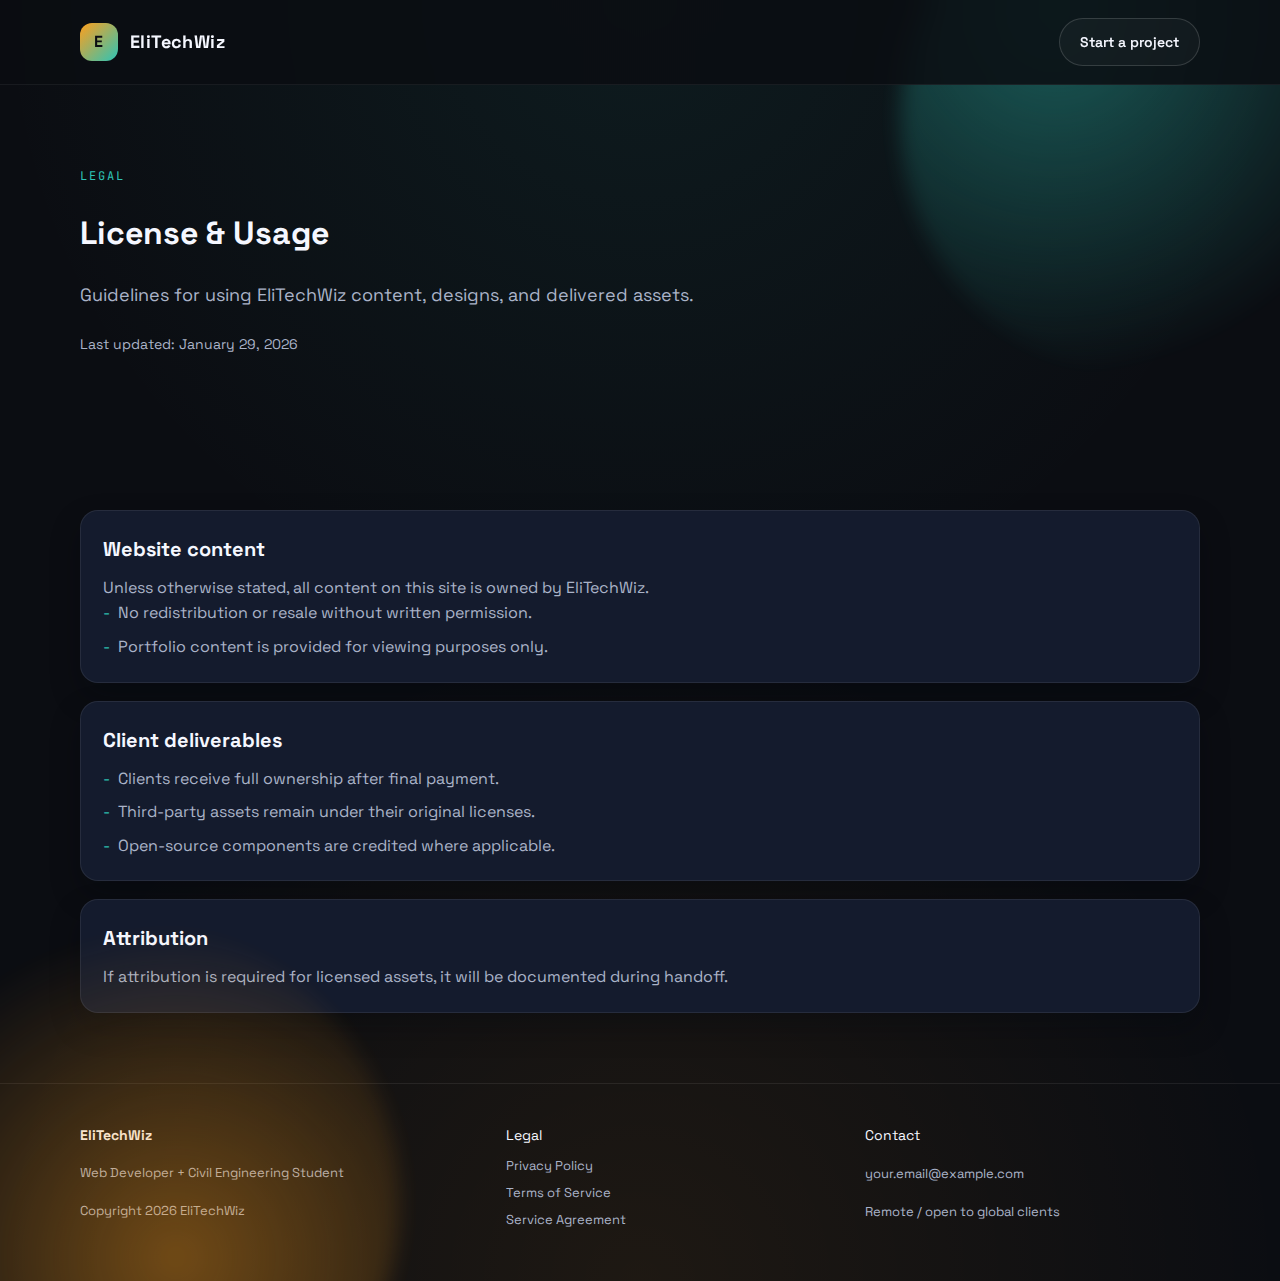
<file: license.html>
<!doctype html>
<html lang="en">
<head>
  <meta charset="utf-8">
  <meta name="viewport" content="width=device-width, initial-scale=1">
  <title>License & Usage | EliTechWiz</title>
  <meta name="description" content="License and usage guidelines for EliTechWiz content and deliverables.">
  <link rel="preconnect" href="https://fonts.googleapis.com">
  <link rel="preconnect" href="https://fonts.gstatic.com" crossorigin="anonymous">
  <link href="https://fonts.googleapis.com/css2?family=Space+Grotesk:wght@400;500;600;700&family=JetBrains+Mono:wght@400;600&display=swap" rel="stylesheet">
  <link rel="stylesheet" href="css/elitechwiz.css">
</head>
<body>
  <div class="page legal-page">
    <header class="site-header">
      <div class="container header-inner">
        <a class="brand" href="index.html">
          <span class="brand-mark">E</span>
          <span class="brand-name">EliTechWiz</span>
        </a>
        <a class="btn btn-ghost" href="index.html#contact">Start a project</a>
      </div>
    </header>

    <main>
      <section class="section legal-hero">
        <div class="container">
          <p class="eyebrow">Legal</p>
          <h1>License & Usage</h1>
          <p class="lead">Guidelines for using EliTechWiz content, designs, and delivered assets.</p>
          <p class="note">Last updated: January 29, 2026</p>
        </div>
      </section>

      <section class="section">
        <div class="container legal-content">
          <div class="card">
            <h3>Website content</h3>
            <p>Unless otherwise stated, all content on this site is owned by EliTechWiz.</p>
            <ul class="legal-list">
              <li>No redistribution or resale without written permission.</li>
              <li>Portfolio content is provided for viewing purposes only.</li>
            </ul>
          </div>

          <div class="card">
            <h3>Client deliverables</h3>
            <ul class="legal-list">
              <li>Clients receive full ownership after final payment.</li>
              <li>Third-party assets remain under their original licenses.</li>
              <li>Open-source components are credited where applicable.</li>
            </ul>
          </div>

          <div class="card">
            <h3>Attribution</h3>
            <p>If attribution is required for licensed assets, it will be documented during handoff.</p>
          </div>
        </div>
      </section>
    </main>

    <footer class="site-footer">
      <div class="container footer-inner">
        <div class="footer-brand">
          <strong class="footer-title">EliTechWiz</strong>
          <span class="footer-muted">Web Developer + Civil Engineering Student</span>
          <span class="footer-muted">Copyright 2026 EliTechWiz</span>
        </div>
        <div class="footer-links">
          <span class="footer-title">Legal</span>
          <div class="footer-link-list">
            <a class="footer-link" href="privacy.html">Privacy Policy</a>
            <a class="footer-link" href="terms.html">Terms of Service</a>
            <a class="footer-link" href="service-agreement.html">Service Agreement</a>
          </div>
        </div>
        <div class="footer-links">
          <span class="footer-title">Contact</span>
          <a class="footer-link" href="mailto:your.email@example.com">your.email@example.com</a>
          <span class="footer-muted">Remote / open to global clients</span>
        </div>
      </div>
    </footer>
  </div>
</body>
</html>
</file>
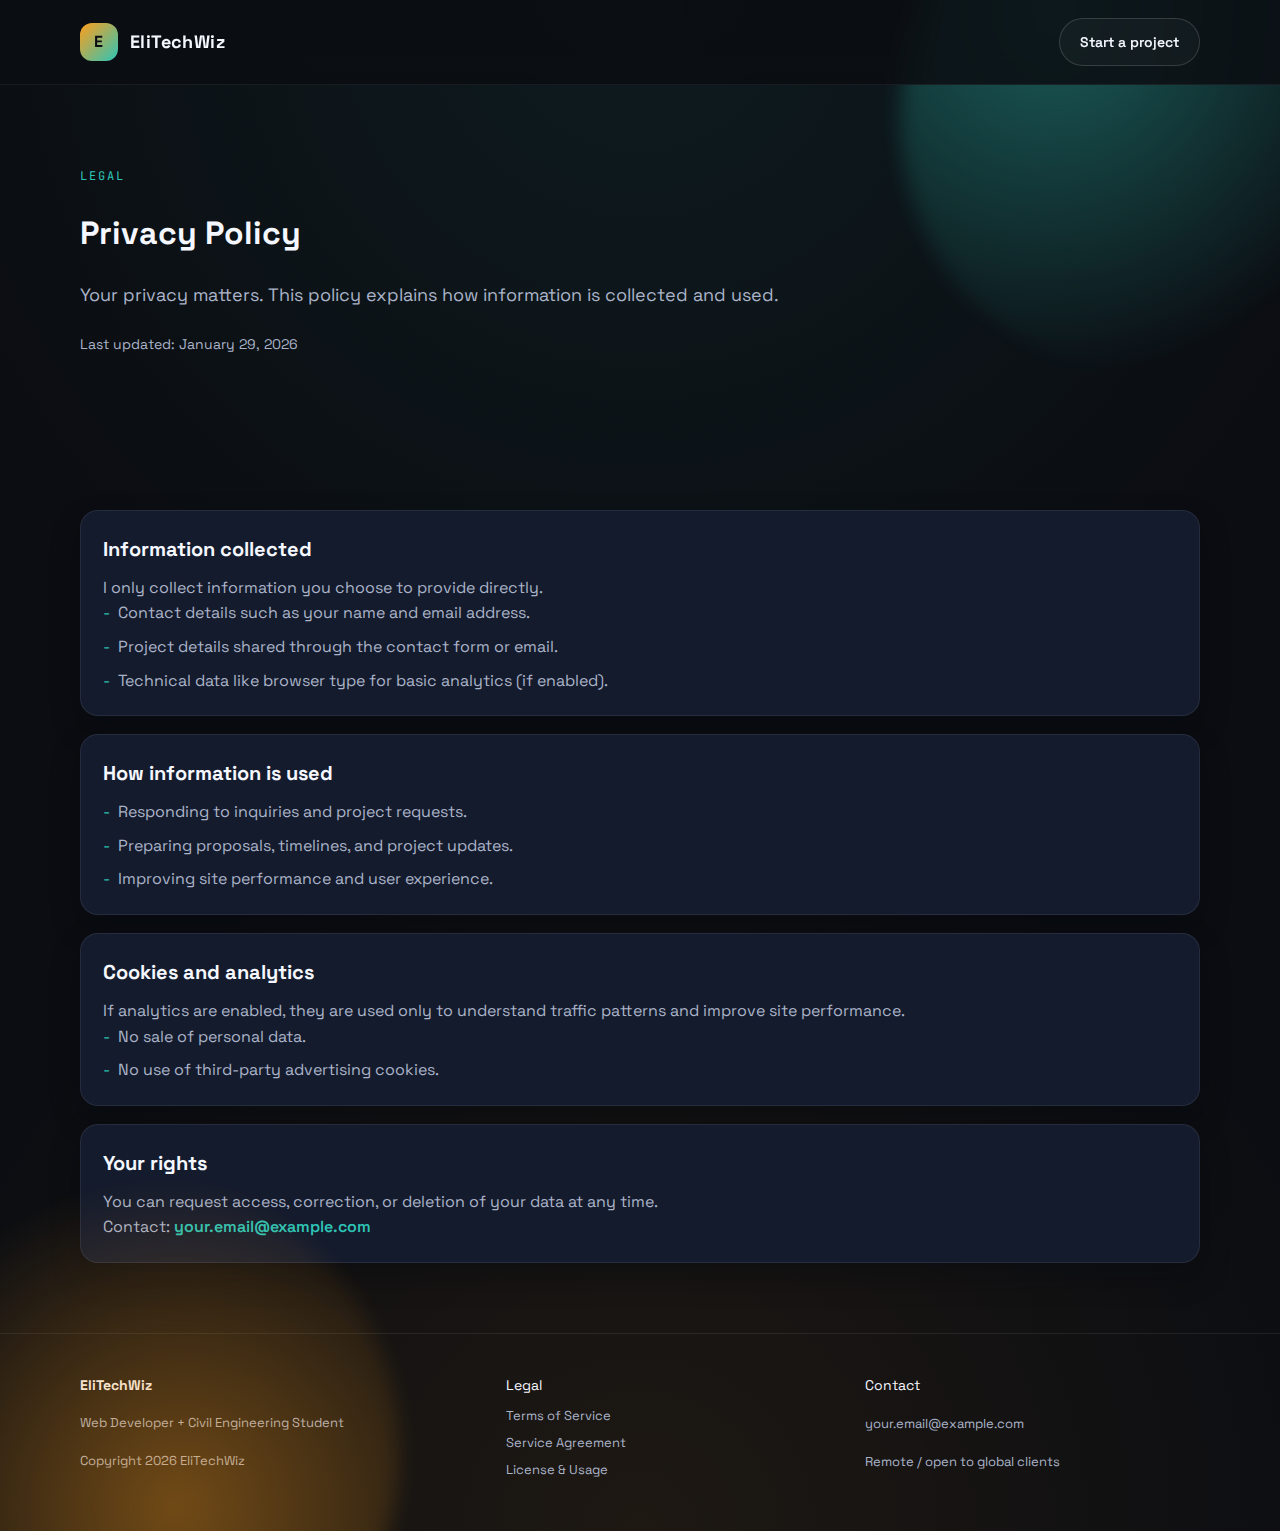
<file: privacy.html>
<!doctype html>
<html lang="en">
<head>
  <meta charset="utf-8">
  <meta name="viewport" content="width=device-width, initial-scale=1">
  <title>Privacy Policy | EliTechWiz</title>
  <meta name="description" content="Privacy policy for EliTechWiz services and website.">
  <link rel="preconnect" href="https://fonts.googleapis.com">
  <link rel="preconnect" href="https://fonts.gstatic.com" crossorigin="anonymous">
  <link href="https://fonts.googleapis.com/css2?family=Space+Grotesk:wght@400;500;600;700&family=JetBrains+Mono:wght@400;600&display=swap" rel="stylesheet">
  <link rel="stylesheet" href="css/elitechwiz.css">
</head>
<body>
  <div class="page legal-page">
    <header class="site-header">
      <div class="container header-inner">
        <a class="brand" href="index.html">
          <span class="brand-mark">E</span>
          <span class="brand-name">EliTechWiz</span>
        </a>
        <a class="btn btn-ghost" href="index.html#contact">Start a project</a>
      </div>
    </header>

    <main>
      <section class="section legal-hero">
        <div class="container">
          <p class="eyebrow">Legal</p>
          <h1>Privacy Policy</h1>
          <p class="lead">Your privacy matters. This policy explains how information is collected and used.</p>
          <p class="note">Last updated: January 29, 2026</p>
        </div>
      </section>

      <section class="section">
        <div class="container legal-content">
          <div class="card">
            <h3>Information collected</h3>
            <p>I only collect information you choose to provide directly.</p>
            <ul class="legal-list">
              <li>Contact details such as your name and email address.</li>
              <li>Project details shared through the contact form or email.</li>
              <li>Technical data like browser type for basic analytics (if enabled).</li>
            </ul>
          </div>

          <div class="card">
            <h3>How information is used</h3>
            <ul class="legal-list">
              <li>Responding to inquiries and project requests.</li>
              <li>Preparing proposals, timelines, and project updates.</li>
              <li>Improving site performance and user experience.</li>
            </ul>
          </div>

          <div class="card">
            <h3>Cookies and analytics</h3>
            <p>If analytics are enabled, they are used only to understand traffic patterns and improve site performance.</p>
            <ul class="legal-list">
              <li>No sale of personal data.</li>
              <li>No use of third-party advertising cookies.</li>
            </ul>
          </div>

          <div class="card">
            <h3>Your rights</h3>
            <p>You can request access, correction, or deletion of your data at any time.</p>
            <p>Contact: <a class="link-inline" href="mailto:your.email@example.com">your.email@example.com</a></p>
          </div>
        </div>
      </section>
    </main>

    <footer class="site-footer">
      <div class="container footer-inner">
        <div class="footer-brand">
          <strong class="footer-title">EliTechWiz</strong>
          <span class="footer-muted">Web Developer + Civil Engineering Student</span>
          <span class="footer-muted">Copyright 2026 EliTechWiz</span>
        </div>
        <div class="footer-links">
          <span class="footer-title">Legal</span>
          <div class="footer-link-list">
            <a class="footer-link" href="terms.html">Terms of Service</a>
            <a class="footer-link" href="service-agreement.html">Service Agreement</a>
            <a class="footer-link" href="license.html">License & Usage</a>
          </div>
        </div>
        <div class="footer-links">
          <span class="footer-title">Contact</span>
          <a class="footer-link" href="mailto:your.email@example.com">your.email@example.com</a>
          <span class="footer-muted">Remote / open to global clients</span>
        </div>
      </div>
    </footer>
  </div>
</body>
</html>
</file>
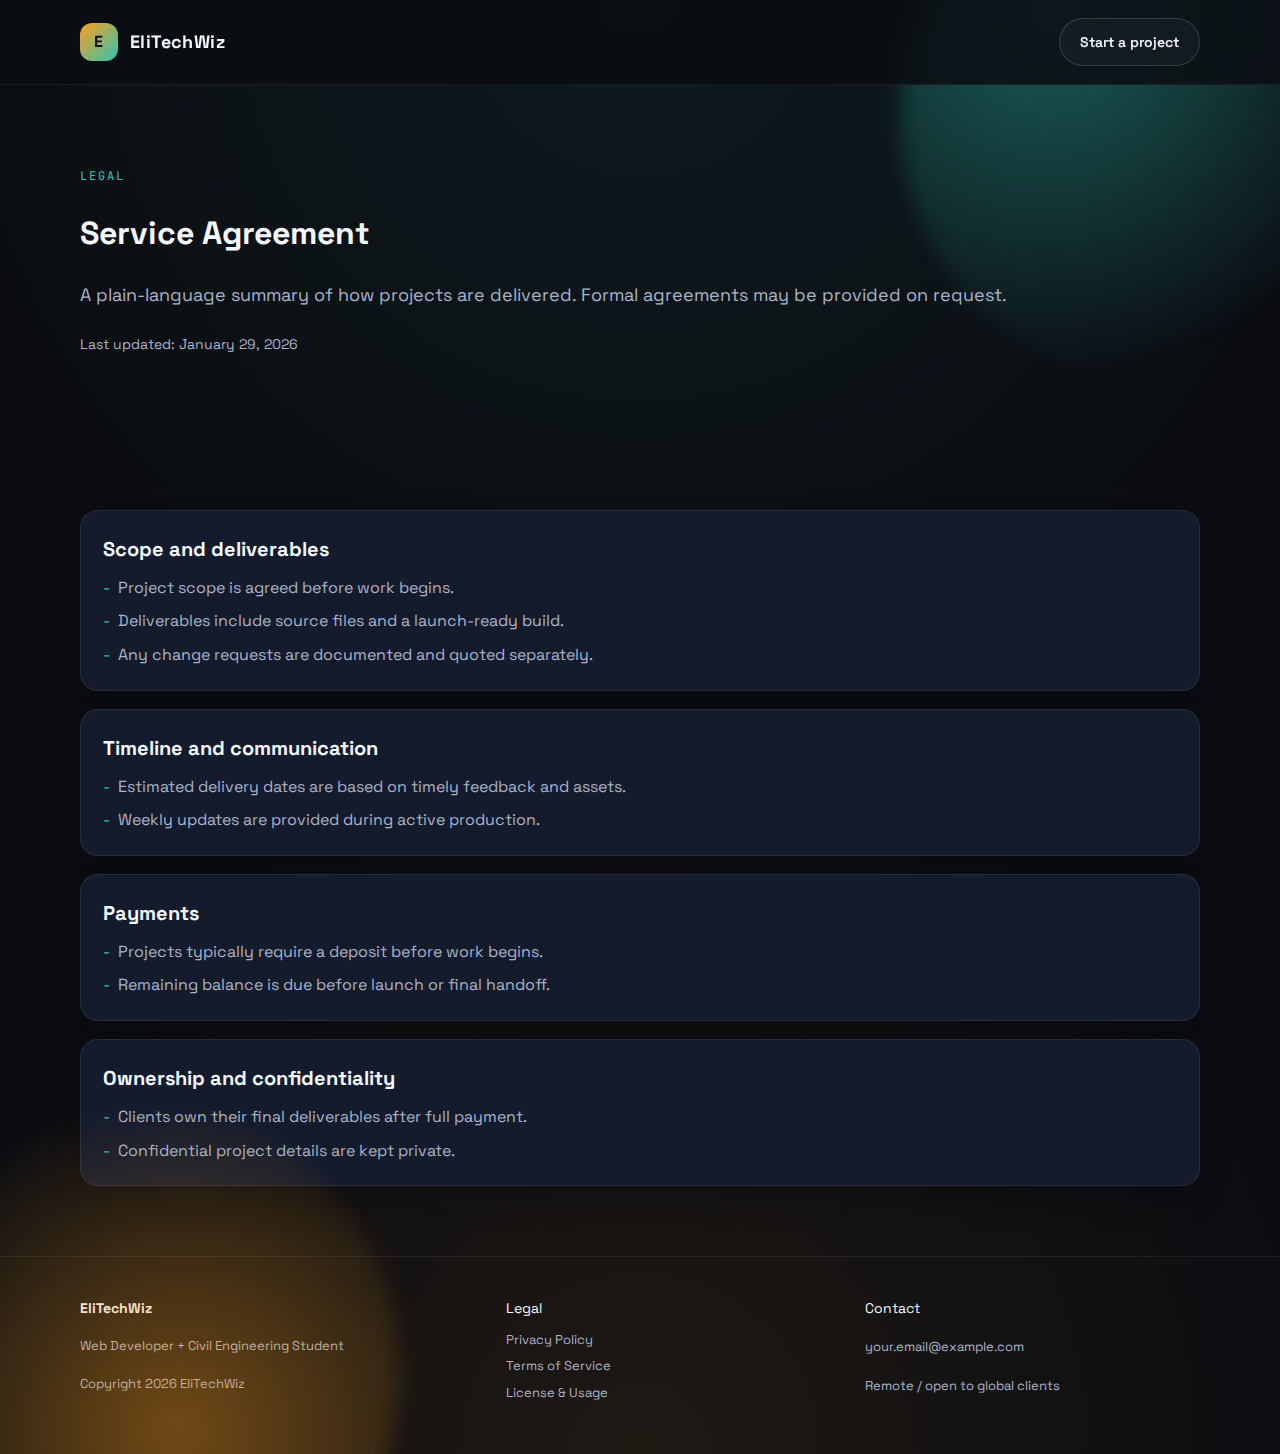
<file: service-agreement.html>
<!doctype html>
<html lang="en">
<head>
  <meta charset="utf-8">
  <meta name="viewport" content="width=device-width, initial-scale=1">
  <title>Service Agreement | EliTechWiz</title>
  <meta name="description" content="Service agreement overview for EliTechWiz projects.">
  <link rel="preconnect" href="https://fonts.googleapis.com">
  <link rel="preconnect" href="https://fonts.gstatic.com" crossorigin="anonymous">
  <link href="https://fonts.googleapis.com/css2?family=Space+Grotesk:wght@400;500;600;700&family=JetBrains+Mono:wght@400;600&display=swap" rel="stylesheet">
  <link rel="stylesheet" href="css/elitechwiz.css">
</head>
<body>
  <div class="page legal-page">
    <header class="site-header">
      <div class="container header-inner">
        <a class="brand" href="index.html">
          <span class="brand-mark">E</span>
          <span class="brand-name">EliTechWiz</span>
        </a>
        <a class="btn btn-ghost" href="index.html#contact">Start a project</a>
      </div>
    </header>

    <main>
      <section class="section legal-hero">
        <div class="container">
          <p class="eyebrow">Legal</p>
          <h1>Service Agreement</h1>
          <p class="lead">A plain-language summary of how projects are delivered. Formal agreements may be provided on request.</p>
          <p class="note">Last updated: January 29, 2026</p>
        </div>
      </section>

      <section class="section">
        <div class="container legal-content">
          <div class="card">
            <h3>Scope and deliverables</h3>
            <ul class="legal-list">
              <li>Project scope is agreed before work begins.</li>
              <li>Deliverables include source files and a launch-ready build.</li>
              <li>Any change requests are documented and quoted separately.</li>
            </ul>
          </div>

          <div class="card">
            <h3>Timeline and communication</h3>
            <ul class="legal-list">
              <li>Estimated delivery dates are based on timely feedback and assets.</li>
              <li>Weekly updates are provided during active production.</li>
            </ul>
          </div>

          <div class="card">
            <h3>Payments</h3>
            <ul class="legal-list">
              <li>Projects typically require a deposit before work begins.</li>
              <li>Remaining balance is due before launch or final handoff.</li>
            </ul>
          </div>

          <div class="card">
            <h3>Ownership and confidentiality</h3>
            <ul class="legal-list">
              <li>Clients own their final deliverables after full payment.</li>
              <li>Confidential project details are kept private.</li>
            </ul>
          </div>
        </div>
      </section>
    </main>

    <footer class="site-footer">
      <div class="container footer-inner">
        <div class="footer-brand">
          <strong class="footer-title">EliTechWiz</strong>
          <span class="footer-muted">Web Developer + Civil Engineering Student</span>
          <span class="footer-muted">Copyright 2026 EliTechWiz</span>
        </div>
        <div class="footer-links">
          <span class="footer-title">Legal</span>
          <div class="footer-link-list">
            <a class="footer-link" href="privacy.html">Privacy Policy</a>
            <a class="footer-link" href="terms.html">Terms of Service</a>
            <a class="footer-link" href="license.html">License & Usage</a>
          </div>
        </div>
        <div class="footer-links">
          <span class="footer-title">Contact</span>
          <a class="footer-link" href="mailto:your.email@example.com">your.email@example.com</a>
          <span class="footer-muted">Remote / open to global clients</span>
        </div>
      </div>
    </footer>
  </div>
</body>
</html>
</file>
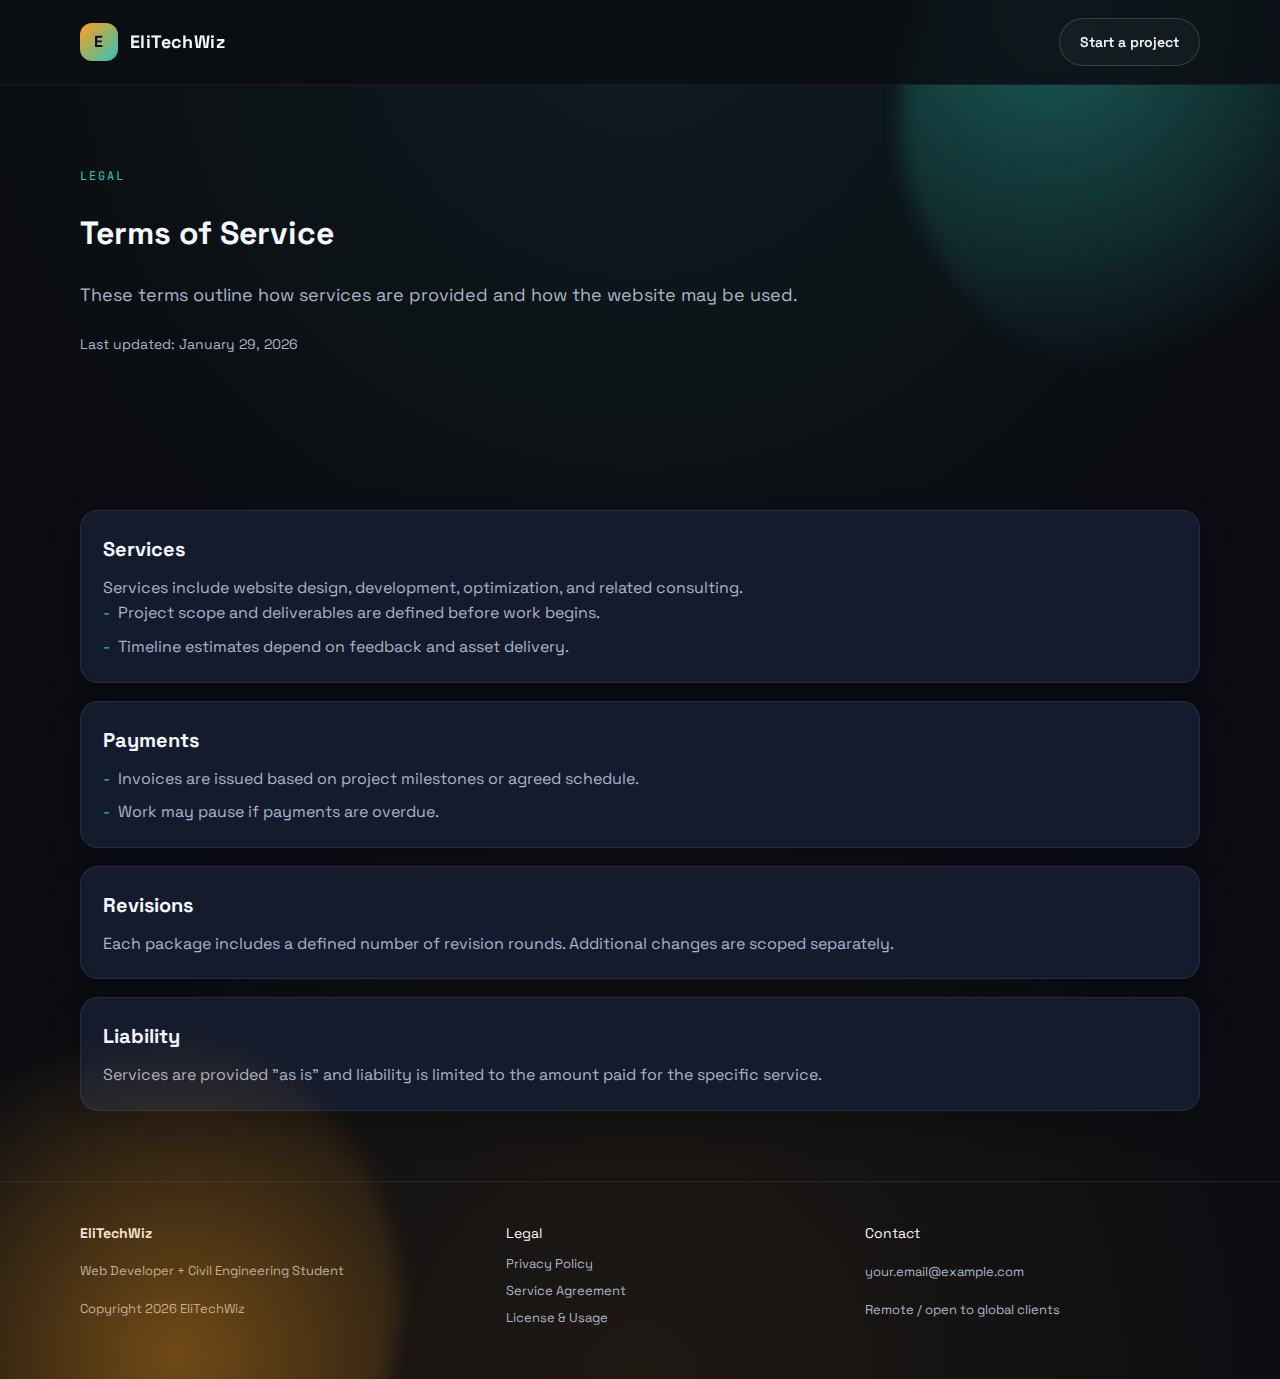
<file: terms.html>
<!doctype html>
<html lang="en">
<head>
  <meta charset="utf-8">
  <meta name="viewport" content="width=device-width, initial-scale=1">
  <title>Terms of Service | EliTechWiz</title>
  <meta name="description" content="Terms of service for EliTechWiz services and website usage.">
  <link rel="preconnect" href="https://fonts.googleapis.com">
  <link rel="preconnect" href="https://fonts.gstatic.com" crossorigin="anonymous">
  <link href="https://fonts.googleapis.com/css2?family=Space+Grotesk:wght@400;500;600;700&family=JetBrains+Mono:wght@400;600&display=swap" rel="stylesheet">
  <link rel="stylesheet" href="css/elitechwiz.css">
</head>
<body>
  <div class="page legal-page">
    <header class="site-header">
      <div class="container header-inner">
        <a class="brand" href="index.html">
          <span class="brand-mark">E</span>
          <span class="brand-name">EliTechWiz</span>
        </a>
        <a class="btn btn-ghost" href="index.html#contact">Start a project</a>
      </div>
    </header>

    <main>
      <section class="section legal-hero">
        <div class="container">
          <p class="eyebrow">Legal</p>
          <h1>Terms of Service</h1>
          <p class="lead">These terms outline how services are provided and how the website may be used.</p>
          <p class="note">Last updated: January 29, 2026</p>
        </div>
      </section>

      <section class="section">
        <div class="container legal-content">
          <div class="card">
            <h3>Services</h3>
            <p>Services include website design, development, optimization, and related consulting.</p>
            <ul class="legal-list">
              <li>Project scope and deliverables are defined before work begins.</li>
              <li>Timeline estimates depend on feedback and asset delivery.</li>
            </ul>
          </div>

          <div class="card">
            <h3>Payments</h3>
            <ul class="legal-list">
              <li>Invoices are issued based on project milestones or agreed schedule.</li>
              <li>Work may pause if payments are overdue.</li>
            </ul>
          </div>

          <div class="card">
            <h3>Revisions</h3>
            <p>Each package includes a defined number of revision rounds. Additional changes are scoped separately.</p>
          </div>

          <div class="card">
            <h3>Liability</h3>
            <p>Services are provided "as is" and liability is limited to the amount paid for the specific service.</p>
          </div>
        </div>
      </section>
    </main>

    <footer class="site-footer">
      <div class="container footer-inner">
        <div class="footer-brand">
          <strong class="footer-title">EliTechWiz</strong>
          <span class="footer-muted">Web Developer + Civil Engineering Student</span>
          <span class="footer-muted">Copyright 2026 EliTechWiz</span>
        </div>
        <div class="footer-links">
          <span class="footer-title">Legal</span>
          <div class="footer-link-list">
            <a class="footer-link" href="privacy.html">Privacy Policy</a>
            <a class="footer-link" href="service-agreement.html">Service Agreement</a>
            <a class="footer-link" href="license.html">License & Usage</a>
          </div>
        </div>
        <div class="footer-links">
          <span class="footer-title">Contact</span>
          <a class="footer-link" href="mailto:your.email@example.com">your.email@example.com</a>
          <span class="footer-muted">Remote / open to global clients</span>
        </div>
      </div>
    </footer>
  </div>
</body>
</html>
</file>
<file: css/elitechwiz.css>
﻿:root {
  --bg: #0b0d12;
  --bg-alt: #0f1320;
  --card: #141b2d;
  --card-border: rgba(255, 255, 255, 0.08);
  --text: #f5f7ff;
  --muted: #aab3c8;
  --accent: #ff9f1c;
  --accent-2: #2ec4b6;
  --shadow: 0 30px 60px rgba(4, 6, 12, 0.55);
  --radius: 18px;
  --radius-sm: 12px;
  --max: 1120px;
  --mono: 'JetBrains Mono', ui-monospace, SFMono-Regular, Menlo, Monaco, Consolas, 'Liberation Mono', 'Courier New', monospace;
}

* {
  box-sizing: border-box;
}

html {
  scroll-behavior: smooth;
}

body {
  margin: 0;
  font-family: 'Space Grotesk', system-ui, -apple-system, BlinkMacSystemFont, 'Segoe UI', sans-serif;
  background: radial-gradient(circle at top, rgba(46, 196, 182, 0.08), transparent 45%),
    radial-gradient(circle at bottom, rgba(255, 159, 28, 0.08), transparent 45%),
    #0b0d12;
  color: var(--text);
  line-height: 1.6;
}

a {
  color: inherit;
  text-decoration: none;
}

img {
  max-width: 100%;
  display: block;
}

.page {
  position: relative;
  overflow: hidden;
  min-height: 100vh;
}

.legal-page {
  display: flex;
  flex-direction: column;
}

.legal-page main {
  flex: 1;
}

.legal-hero {
  padding: 80px 0 30px;
}

.legal-content {
  display: grid;
  gap: 18px;
}

.legal-list {
  list-style: none;
  margin: 0;
  padding: 0;
  display: grid;
  gap: 8px;
  color: var(--muted);
}

.legal-list li::before {
  content: '-';
  color: var(--accent-2);
  margin-right: 8px;
}

.page::before,
.page::after {
  content: '';
  position: absolute;
  border-radius: 50%;
  filter: blur(10px);
  opacity: 0.9;
  pointer-events: none;
}

.page::before {
  width: 520px;
  height: 520px;
  background: radial-gradient(circle at 30% 30%, rgba(46, 196, 182, 0.45), transparent 70%);
  top: -140px;
  right: -140px;
  animation: float 14s ease-in-out infinite;
}

.page::after {
  width: 560px;
  height: 560px;
  background: radial-gradient(circle at 60% 60%, rgba(255, 159, 28, 0.45), transparent 70%);
  bottom: -200px;
  left: -160px;
  animation: float 18s ease-in-out infinite;
}

.container {
  width: min(var(--max), 92%);
  margin: 0 auto;
}

.site-header {
  position: sticky;
  top: 0;
  z-index: 20;
  background: rgba(11, 13, 18, 0.85);
  backdrop-filter: blur(12px);
  border-bottom: 1px solid rgba(255, 255, 255, 0.06);
}

.header-inner {
  display: flex;
  align-items: center;
  justify-content: space-between;
  gap: 24px;
  padding: 18px 0;
}

.header-actions {
  display: flex;
  align-items: center;
  gap: 12px;
}

.nav-toggle {
  width: 42px;
  height: 42px;
  border-radius: 12px;
  border: 1px solid rgba(255, 255, 255, 0.2);
  background: rgba(255, 255, 255, 0.04);
  display: none;
  align-items: center;
  justify-content: center;
  gap: 4px;
  padding: 0;
  cursor: pointer;
}

.nav-toggle-bar {
  display: block;
  width: 18px;
  height: 2px;
  background: var(--text);
  border-radius: 999px;
  transition: transform 0.2s ease, opacity 0.2s ease;
}

.site-header.open .nav-toggle-bar:nth-child(1) {
  transform: translateY(6px) rotate(45deg);
}

.site-header.open .nav-toggle-bar:nth-child(2) {
  opacity: 0;
}

.site-header.open .nav-toggle-bar:nth-child(3) {
  transform: translateY(-6px) rotate(-45deg);
}

.brand {
  display: flex;
  align-items: center;
  gap: 12px;
  font-weight: 700;
  letter-spacing: 0.4px;
}

.brand-mark {
  width: 38px;
  height: 38px;
  border-radius: 12px;
  background: linear-gradient(135deg, var(--accent), var(--accent-2));
  display: flex;
  align-items: center;
  justify-content: center;
  color: #0b0d12;
  font-weight: 700;
}

.brand-name {
  font-size: 18px;
}

.nav-links {
  display: flex;
  gap: 18px;
  flex-wrap: wrap;
  font-size: 14px;
  color: var(--muted);
}

.nav-links a {
  padding: 6px 10px;
  border-radius: 999px;
  transition: all 0.2s ease;
}

.nav-links a:hover {
  color: var(--text);
  background: rgba(255, 255, 255, 0.06);
}

.btn {
  display: inline-flex;
  align-items: center;
  justify-content: center;
  gap: 8px;
  padding: 12px 20px;
  border-radius: 999px;
  border: 1px solid transparent;
  font-weight: 600;
  font-size: 14px;
  transition: all 0.2s ease;
}

.btn-primary {
  background: linear-gradient(120deg, var(--accent), var(--accent-2));
  color: #0b0d12;
  box-shadow: 0 12px 24px rgba(255, 159, 28, 0.25);
}

.btn-primary:hover {
  transform: translateY(-1px);
  box-shadow: 0 18px 30px rgba(255, 159, 28, 0.35);
}

.btn-ghost {
  border-color: rgba(255, 255, 255, 0.15);
  color: var(--text);
  background: rgba(255, 255, 255, 0.03);
}

.btn-ghost:hover {
  border-color: rgba(255, 255, 255, 0.4);
}

.hero {
  padding: 80px 0 40px;
}

.hero-grid {
  display: grid;
  grid-template-columns: repeat(2, minmax(0, 1fr));
  gap: 48px;
  align-items: center;
}

.eyebrow {
  font-family: var(--mono);
  text-transform: uppercase;
  letter-spacing: 2px;
  font-size: 12px;
  color: var(--accent-2);
  margin-bottom: 12px;
}

.hero-title {
  font-size: clamp(36px, 4vw, 56px);
  line-height: 1.1;
  margin: 0 0 16px;
}

.lead {
  font-size: 18px;
  color: var(--muted);
  margin: 0 0 24px;
}

.hero-actions {
  display: flex;
  gap: 14px;
  flex-wrap: wrap;
  margin-bottom: 24px;
}

.hero-meta {
  display: flex;
  gap: 16px;
  flex-wrap: wrap;
}

.hero-pill {
  padding: 8px 14px;
  border-radius: 999px;
  background: rgba(255, 255, 255, 0.06);
  border: 1px solid rgba(255, 255, 255, 0.08);
  font-size: 13px;
  color: var(--muted);
}

.hero-media {
  position: relative;
  border-radius: var(--radius);
  overflow: hidden;
  background: var(--card);
  border: 1px solid rgba(255, 255, 255, 0.1);
  box-shadow: var(--shadow);
}

.hero-image {
  width: 100%;
  height: auto;
  display: block;
  object-fit: cover;
  transform: scale(1.01);
}

.hero-float {
  position: absolute;
  display: flex;
  flex-direction: column;
  gap: 4px;
  padding: 10px 14px;
  border-radius: 14px;
  background: rgba(11, 13, 18, 0.88);
  border: 1px solid rgba(255, 255, 255, 0.12);
  box-shadow: 0 16px 30px rgba(4, 6, 12, 0.45);
  font-size: 12px;
}

.hero-float-label {
  color: var(--muted);
  text-transform: uppercase;
  letter-spacing: 1px;
  font-size: 10px;
}

.hero-float strong {
  font-size: 14px;
  color: var(--text);
}

.hero-float-top {
  top: 18px;
  left: 18px;
}

.hero-float-bottom {
  bottom: 18px;
  right: 18px;
}

.hero-card {
  background: linear-gradient(160deg, rgba(255, 255, 255, 0.08), rgba(255, 255, 255, 0.02));
  border: 1px solid rgba(255, 255, 255, 0.1);
  border-radius: var(--radius);
  padding: 24px;
  box-shadow: var(--shadow);
  position: relative;
  overflow: hidden;
}

.hero-card::after {
  content: '';
  position: absolute;
  inset: 0;
  background: radial-gradient(circle at 20% 20%, rgba(46, 196, 182, 0.25), transparent 55%);
  opacity: 0.6;
}

.hero-card-top {
  display: flex;
  align-items: center;
  gap: 6px;
  margin-bottom: 18px;
  position: relative;
  z-index: 1;
}

.hero-card-title {
  margin-left: 12px;
  font-size: 12px;
  letter-spacing: 1px;
  text-transform: uppercase;
  color: var(--muted);
}

.dot {
  width: 10px;
  height: 10px;
  border-radius: 50%;
  background: #ff5f56;
}

.dot.b {
  background: #ffbd2e;
}

.dot.c {
  background: #27c93f;
}

.hero-card-body {
  display: grid;
  gap: 10px;
  position: relative;
  z-index: 1;
}

.code-line {
  height: 10px;
  border-radius: 999px;
  background: rgba(255, 255, 255, 0.12);
}

.code-line.wide {
  width: 90%;
}

.code-line.mid {
  width: 70%;
}

.code-line.short {
  width: 45%;
}

.hero-card-footer {
  margin-top: 18px;
  display: flex;
  gap: 10px;
  flex-wrap: wrap;
  position: relative;
  z-index: 1;
}

.badge {
  font-size: 12px;
  padding: 6px 10px;
  border-radius: 999px;
  background: rgba(255, 159, 28, 0.2);
  color: var(--accent);
  border: 1px solid rgba(255, 159, 28, 0.35);
}

.section {
  padding: 70px 0;
  position: relative;
}

.section-head {
  margin-bottom: 32px;
}

.section-head h2 {
  margin: 10px 0 12px;
  font-size: clamp(28px, 3vw, 40px);
}

.section-head p {
  color: var(--muted);
  margin: 0;
  max-width: 640px;
}

.grid {
  display: grid;
  gap: 20px;
}

.grid-3 {
  grid-template-columns: repeat(3, minmax(0, 1fr));
}

.grid-4 {
  grid-template-columns: repeat(4, minmax(0, 1fr));
}

.about-grid {
  display: grid;
  grid-template-columns: 1.3fr 1fr;
  gap: 24px;
}

.card {
  background: var(--card);
  border: 1px solid var(--card-border);
  border-radius: var(--radius);
  padding: 22px;
  box-shadow: 0 14px 30px rgba(4, 6, 12, 0.3);
  transition: transform 0.2s ease, border-color 0.2s ease;
}

.card:hover {
  transform: translateY(-4px);
  border-color: rgba(255, 255, 255, 0.2);
}

.card h3 {
  margin: 0 0 10px;
  font-size: 20px;
}

.card p {
  margin: 0;
  color: var(--muted);
}

.feature-grid {
  display: grid;
  grid-template-columns: repeat(2, minmax(0, 1fr));
  gap: 36px;
  align-items: center;
}

.feature-list {
  display: grid;
  gap: 14px;
  margin: 24px 0 18px;
}

.feature-item {
  display: flex;
  gap: 14px;
  align-items: flex-start;
  padding: 14px;
  border-radius: var(--radius-sm);
  background: rgba(255, 255, 255, 0.04);
  border: 1px solid rgba(255, 255, 255, 0.08);
}

.feature-item h4 {
  margin: 0 0 6px;
  font-size: 18px;
}

.feature-item p {
  margin: 0;
  color: var(--muted);
}

.feature-icon {
  width: 38px;
  height: 38px;
  border-radius: 12px;
  display: inline-flex;
  align-items: center;
  justify-content: center;
  background: rgba(255, 159, 28, 0.16);
  border: 1px solid rgba(255, 159, 28, 0.3);
}

.feature-icon img {
  width: 20px;
  height: 20px;
}

.feature-media {
  display: grid;
  gap: 16px;
  align-items: start;
}

.feature-image {
  border-radius: var(--radius);
  box-shadow: var(--shadow);
  border: 1px solid rgba(255, 255, 255, 0.1);
}

.feature-badges {
  display: flex;
  flex-wrap: wrap;
  gap: 10px;
}

.deliverables-grid {
  margin-top: 10px;
}

.deliverable-card {
  display: grid;
  gap: 10px;
}

.deliverable-icon {
  width: 42px;
  height: 42px;
  border-radius: 12px;
  display: inline-flex;
  align-items: center;
  justify-content: center;
  background: rgba(46, 196, 182, 0.14);
  border: 1px solid rgba(46, 196, 182, 0.3);
}

.deliverable-icon img {
  width: 20px;
  height: 20px;
}

.metric-grid {
  display: grid;
  grid-template-columns: repeat(4, minmax(0, 1fr));
  gap: 12px;
}

.metric-card {
  display: grid;
  gap: 6px;
  padding: 14px;
  border-radius: 12px;
  background: rgba(255, 255, 255, 0.04);
  border: 1px solid rgba(255, 255, 255, 0.08);
  font-size: 13px;
  color: var(--muted);
}

.metric-card strong {
  font-size: 16px;
  color: var(--text);
}

.strip {
  padding: 30px 0 10px;
}

.strip .card {
  background: rgba(255, 255, 255, 0.04);
}

.trust-strip {
  padding: 20px 0 40px;
}

.trust-inner {
  display: grid;
  gap: 18px;
}

.trust-logos {
  display: flex;
  flex-wrap: wrap;
  gap: 18px;
  align-items: center;
}

.trust-logo {
  padding: 10px 14px;
  border-radius: 12px;
  background: rgba(255, 255, 255, 0.04);
  border: 1px solid rgba(255, 255, 255, 0.08);
}

.trust-logo img {
  height: 34px;
  width: auto;
  display: block;
  filter: grayscale(1) brightness(0.9);
  opacity: 0.8;
}

.process-list {
  display: grid;
  gap: 16px;
}

.process-step {
  display: flex;
  gap: 18px;
  align-items: flex-start;
  padding: 18px;
  border-radius: var(--radius-sm);
  background: rgba(255, 255, 255, 0.04);
  border: 1px solid rgba(255, 255, 255, 0.08);
}

.process-num {
  font-family: var(--mono);
  font-size: 18px;
  color: var(--accent-2);
}

.process-step h4 {
  margin: 0 0 6px;
  font-size: 18px;
}

.process-step p {
  margin: 0;
  color: var(--muted);
}

.work-card {
  display: flex;
  flex-direction: column;
  gap: 14px;
}

.work-thumb {
  height: 180px;
  border-radius: var(--radius-sm);
  overflow: hidden;
  border: 1px solid rgba(255, 255, 255, 0.08);
  background: rgba(255, 255, 255, 0.03);
}

.work-thumb img {
  width: 100%;
  height: 100%;
  object-fit: cover;
  display: block;
}

.tag-row {
  display: flex;
  gap: 8px;
  flex-wrap: wrap;
}

.legal-grid {
  display: grid;
  grid-template-columns: repeat(3, minmax(0, 1fr));
  gap: 20px;
}

.legal-card {
  display: grid;
  gap: 12px;
  text-decoration: none;
}

.legal-card:hover {
  border-color: rgba(46, 196, 182, 0.5);
}

.legal-cta {
  font-size: 12px;
  text-transform: uppercase;
  letter-spacing: 1px;
  color: var(--accent-2);
}

.cta-band {
  display: grid;
  grid-template-columns: 1.3fr 0.7fr;
  gap: 24px;
  padding: 28px;
  border-radius: var(--radius);
  background: linear-gradient(140deg, rgba(46, 196, 182, 0.12), rgba(255, 159, 28, 0.12));
  border: 1px solid rgba(255, 255, 255, 0.12);
  box-shadow: var(--shadow);
}

.cta-copy h2 {
  margin: 12px 0 10px;
}

.cta-list {
  display: flex;
  flex-wrap: wrap;
  gap: 10px;
  margin-top: 18px;
}

.cta-pill {
  padding: 8px 12px;
  border-radius: 999px;
  border: 1px solid rgba(255, 255, 255, 0.16);
  background: rgba(255, 255, 255, 0.05);
  font-size: 12px;
  color: var(--muted);
}

.cta-actions {
  display: grid;
  gap: 12px;
  align-content: center;
}

.pricing {
  background: linear-gradient(180deg, rgba(11, 13, 18, 0.9), rgba(11, 13, 18, 0.98)),
    url('../images/pricing-table_bg.jpg') center/cover no-repeat;
}

.pricing-grid {
  display: grid;
  grid-template-columns: repeat(3, minmax(0, 1fr));
  gap: 20px;
}

.pricing-card {
  position: relative;
  display: flex;
  flex-direction: column;
  gap: 14px;
  padding: 26px;
  border-radius: var(--radius);
  background: var(--card);
  border: 1px solid var(--card-border);
  box-shadow: 0 18px 36px rgba(4, 6, 12, 0.35);
}

.pricing-card.featured {
  border-color: rgba(46, 196, 182, 0.6);
  box-shadow: 0 20px 40px rgba(46, 196, 182, 0.18);
}

.pricing-tag {
  position: absolute;
  top: 18px;
  right: 18px;
  padding: 4px 10px;
  border-radius: 999px;
  font-size: 11px;
  background: rgba(46, 196, 182, 0.2);
  color: #d8fff7;
  text-transform: uppercase;
  letter-spacing: 1px;
}

.pricing-desc {
  margin: 0;
  color: var(--muted);
}

.pricing-price {
  font-size: 34px;
  font-weight: 700;
}

.pricing-period {
  font-size: 12px;
  text-transform: uppercase;
  letter-spacing: 1px;
  color: var(--muted);
}

.pricing-list {
  list-style: none;
  margin: 0;
  padding: 0;
  display: grid;
  gap: 10px;
  color: var(--muted);
}

.pricing-list li::before {
  content: '-';
  color: var(--accent-2);
  margin-right: 8px;
}

.pricing-foot {
  margin-top: 24px;
  display: flex;
  gap: 18px;
  align-items: center;
  justify-content: space-between;
  flex-wrap: wrap;
  padding: 18px 22px;
  border-radius: var(--radius);
  background: rgba(255, 255, 255, 0.04);
  border: 1px solid rgba(255, 255, 255, 0.08);
}

.link-list {
  display: flex;
  flex-direction: column;
  gap: 10px;
  margin-top: 12px;
}

.link-list a {
  font-weight: 600;
  color: var(--text);
}

.link-inline {
  color: var(--accent-2);
  font-weight: 600;
}

.brand-mark-text {
  font-family: var(--mono);
  font-size: 20px;
  letter-spacing: 1px;
  color: var(--accent);
  margin-top: 8px;
}

.tag {
  font-size: 11px;
  padding: 4px 8px;
  border-radius: 999px;
  background: rgba(255, 255, 255, 0.08);
  color: var(--muted);
  border: 1px solid rgba(255, 255, 255, 0.12);
}

.stack {
  display: flex;
  gap: 10px;
  flex-wrap: wrap;
}

.stack .chip {
  font-size: 13px;
  padding: 8px 12px;
  border-radius: 999px;
  background: rgba(46, 196, 182, 0.15);
  color: #d8fff7;
  border: 1px solid rgba(46, 196, 182, 0.3);
}

.testimonial-grid {
  display: grid;
  grid-template-columns: repeat(3, minmax(0, 1fr));
  gap: 20px;
}

.testimonial-card {
  padding: 22px;
  border-radius: var(--radius);
  background: rgba(255, 255, 255, 0.04);
  border: 1px solid rgba(255, 255, 255, 0.08);
  display: grid;
  gap: 16px;
}

.testimonial-quote {
  margin: 0;
  color: var(--text);
  font-size: 15px;
}

.testimonial-profile {
  display: flex;
  gap: 12px;
  align-items: center;
}

.testimonial-avatar {
  width: 52px;
  height: 52px;
  border-radius: 50%;
  object-fit: cover;
  border: 2px solid rgba(255, 255, 255, 0.2);
}

.testimonial-meta {
  margin: 4px 0 0;
  color: var(--muted);
  font-size: 13px;
}

.faq-grid {
  display: grid;
  grid-template-columns: repeat(2, minmax(0, 1fr));
  gap: 18px;
}

.faq-item {
  padding: 18px;
  border-radius: var(--radius-sm);
  background: rgba(255, 255, 255, 0.04);
  border: 1px solid rgba(255, 255, 255, 0.08);
}

.faq-item h4 {
  margin: 0 0 8px;
  font-size: 17px;
}

.faq-item p {
  margin: 0;
  color: var(--muted);
}

.contact-grid {
  display: grid;
  grid-template-columns: 1.2fr 1fr;
  gap: 24px;
}

.contact-card {
  background: rgba(255, 255, 255, 0.04);
  border: 1px solid rgba(255, 255, 255, 0.1);
  border-radius: var(--radius);
  padding: 24px;
}

.contact-form {
  display: grid;
  gap: 16px;
}

.form-row {
  display: grid;
  gap: 6px;
}

label {
  font-size: 13px;
  color: var(--muted);
}

input,
textarea {
  width: 100%;
  padding: 12px 14px;
  border-radius: 12px;
  border: 1px solid rgba(255, 255, 255, 0.15);
  background: rgba(6, 8, 14, 0.6);
  color: var(--text);
  font-family: inherit;
}

textarea {
  min-height: 120px;
  resize: vertical;
}

.form-note {
  color: var(--accent-2);
  font-size: 13px;
}

.note {
  margin-top: 16px;
  color: var(--muted);
  font-size: 14px;
}

.site-footer {
  padding: 40px 0 50px;
  border-top: 1px solid rgba(255, 255, 255, 0.08);
  color: var(--muted);
  font-size: 13px;
}

.footer-inner {
  display: grid;
  grid-template-columns: 1.2fr 1fr 1fr;
  gap: 24px;
}

.footer-muted {
  color: var(--muted);
}

.footer-title {
  font-size: 14px;
  color: var(--text);
}

.footer-brand {
  display: grid;
  gap: 8px;
}

.footer-links {
  display: grid;
  gap: 10px;
}

.footer-link-list {
  display: grid;
  gap: 6px;
}

.footer-link {
  color: var(--muted);
}

.footer-link:hover {
  color: var(--text);
}

:focus-visible {
  outline: 2px solid var(--accent-2);
  outline-offset: 2px;
}

@media (max-width: 900px) {
  .header-inner {
    flex-direction: column;
    align-items: flex-start;
  }

  .header-actions {
    width: 100%;
    justify-content: space-between;
    order: 2;
  }

  .nav-toggle {
    display: inline-flex;
  }

  .nav-links {
    width: 100%;
    flex-direction: column;
    display: none;
    gap: 10px;
    padding: 10px 0 18px;
    order: 3;
  }

  .site-header.open .nav-links {
    display: flex;
  }

  .hero-grid {
    grid-template-columns: 1fr;
  }

  .feature-grid {
    grid-template-columns: 1fr;
  }

  .cta-band {
    grid-template-columns: 1fr;
  }

  .pricing-grid {
    grid-template-columns: 1fr;
  }

  .testimonial-grid {
    grid-template-columns: 1fr;
  }

  .faq-grid {
    grid-template-columns: 1fr;
  }

  .legal-grid {
    grid-template-columns: repeat(2, minmax(0, 1fr));
  }

  .metric-grid {
    grid-template-columns: repeat(2, minmax(0, 1fr));
  }

  .grid-4 {
    grid-template-columns: repeat(2, minmax(0, 1fr));
  }

  .grid-3 {
    grid-template-columns: repeat(2, minmax(0, 1fr));
  }

  .contact-grid {
    grid-template-columns: 1fr;
  }

  .about-grid {
    grid-template-columns: 1fr;
  }

  .footer-inner {
    grid-template-columns: repeat(2, minmax(0, 1fr));
  }
}

@media (max-width: 600px) {
  .grid-4,
  .grid-3 {
    grid-template-columns: 1fr;
  }

  .metric-grid {
    grid-template-columns: 1fr;
  }

  .legal-grid {
    grid-template-columns: 1fr;
  }

  .hero-actions {
    flex-direction: column;
    align-items: stretch;
  }

  .footer-inner {
    grid-template-columns: 1fr;
  }
}

@media (prefers-reduced-motion: reduce) {
  * {
    animation: none !important;
    transition: none !important;
  }
}

@keyframes float {
  0%,
  100% {
    transform: translateY(0px);
  }
  50% {
    transform: translateY(12px);
  }
}
</file>
